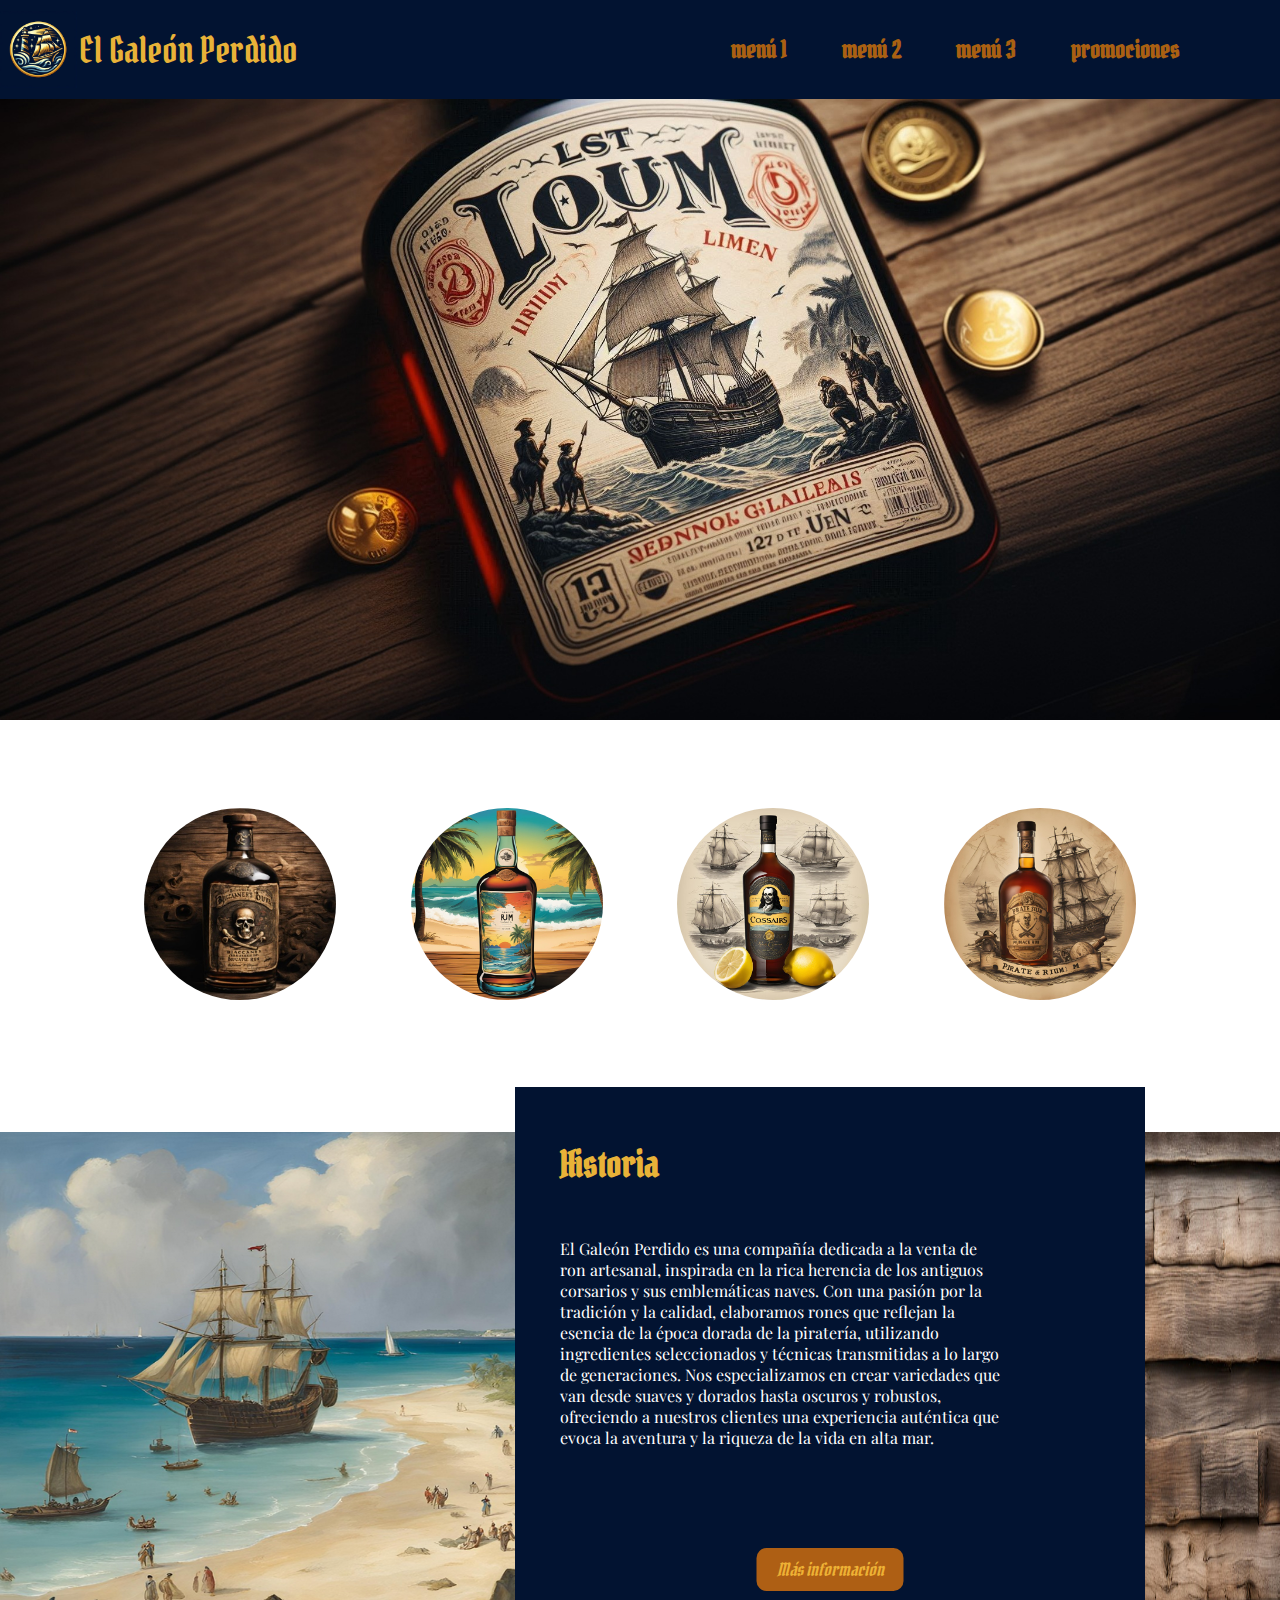
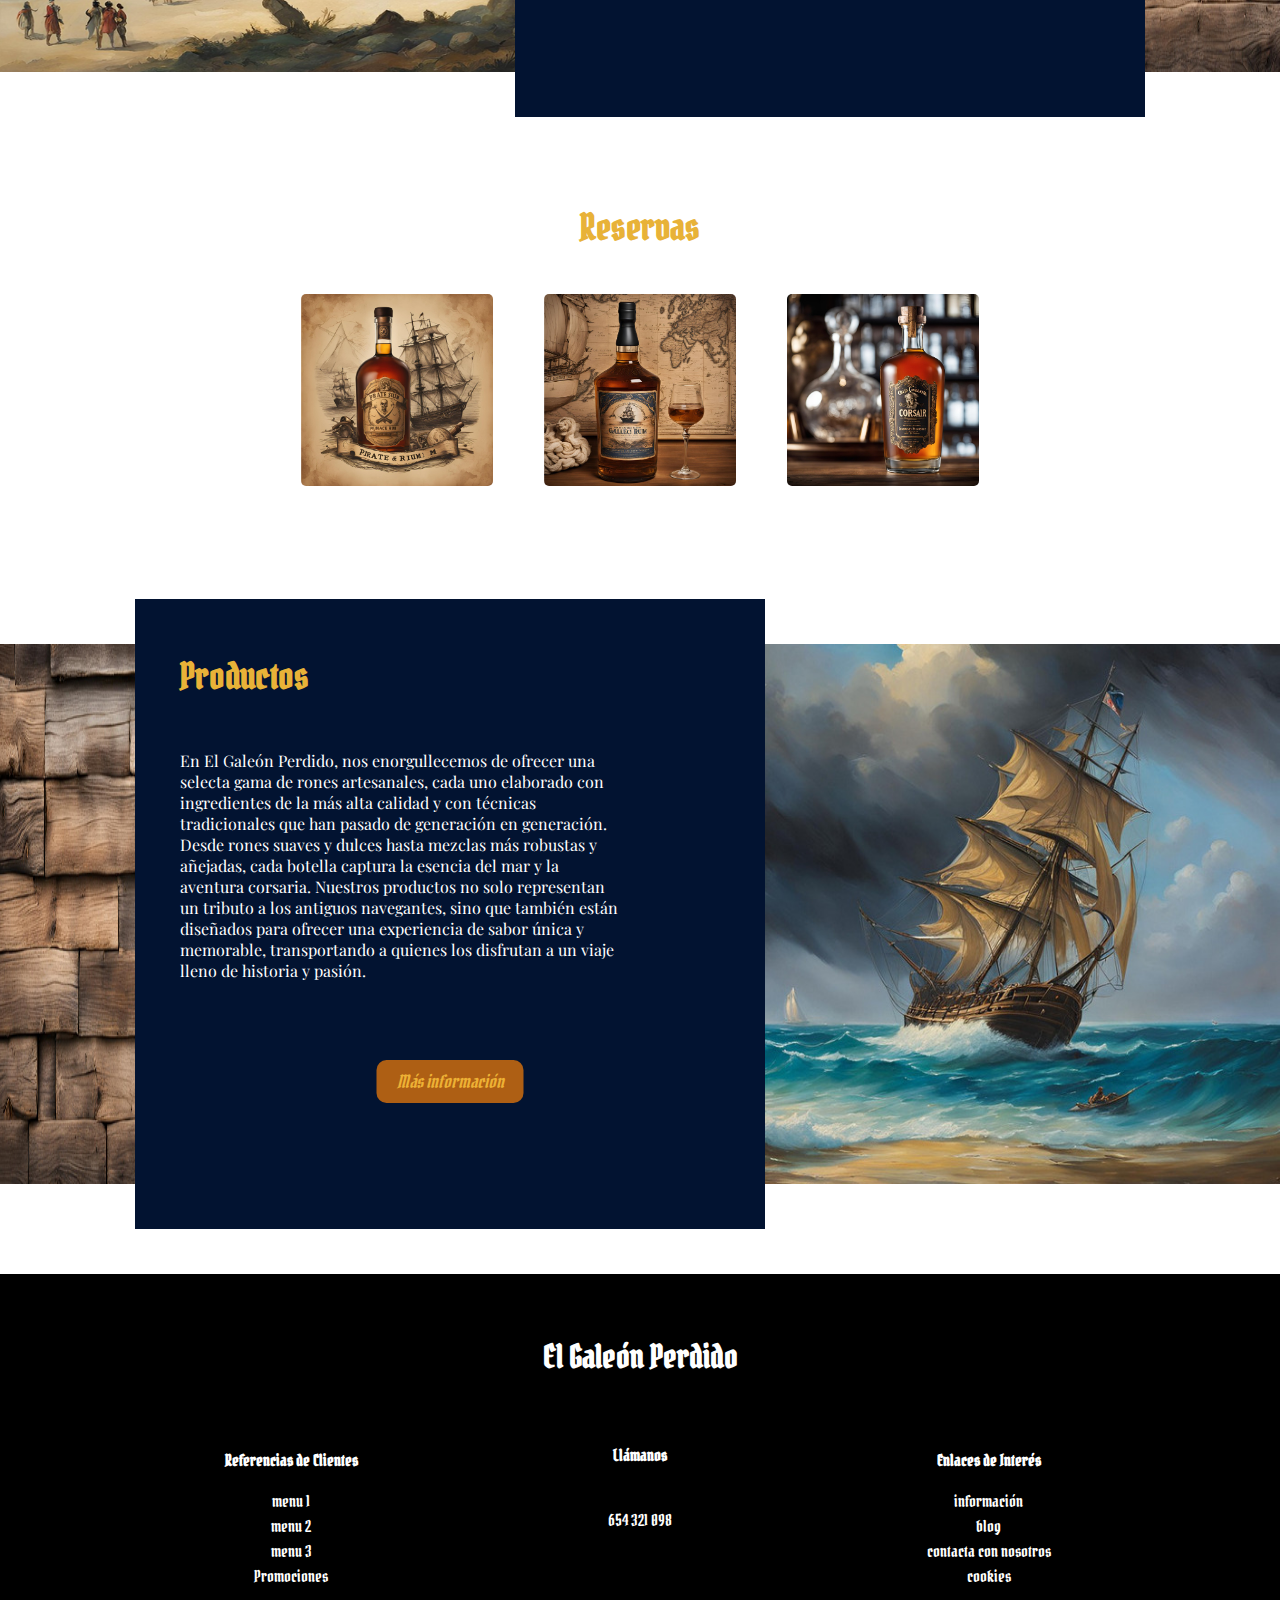
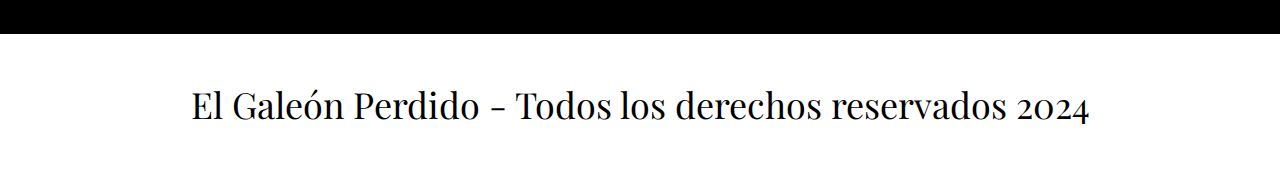
<file: index.html>
<!DOCTYPE html>
<html lang="es">
<head>
    <meta charset="UTF-8">
    <meta name="viewport" content="width=device-width, initial-scale=1.0">
    <title>El Galeón Perdido</title>
    <link rel="stylesheet" href="css/estilos.css">
    <link href="https://fonts.googleapis.com/css2?family=Pirata+One&display=swap" rel="stylesheet">
    <link href="https://fonts.googleapis.com/css2?family=Playfair+Display&display=swap" rel="stylesheet">


</head>
<body>
    <div id="cabecera">
		<img id="logo" src="img/logotipo.png" width="6%" >
        <p id="titulo2" >El Galeón Perdido</p>
        
        <div id="menu_h">
            <ul id="menu_horizontal">
                <li><a href="producto.html#producto1">menú 1</a></li>
                <li><a href="producto.html#producto2">menú 2</a></li>
                <li><a href="producto.html#producto3">menú 3</a></li>
                <li><a href="producto.html#titulo_promociones">promociones</a></li>
            </ul>
        </div>	
	</div>
    <img id="galeon" src="img/imagen.jpg" >

    <div id="presentacion_producto">
        <ul id="lista_imagenes">
            <li><a href="producto.html#producto1"><img src="img/bebida/bebida1.jpg" class="redondo"></a></li>
            <li><a href="producto.html#producto2"><img src="img/bebida/bebida4.jpg" class="redondo"></a></li>
            <li><a href="producto.html#producto3"><img src="img/bebida/bebida7.jpg" class="redondo"></a></li>
            <li><a href=""><img src="img/bebidaEspecial/bebidaEspecial1.jpg" class="redondo"></a></li>
        </ul>
    </div>

    <div id="rectangulo_gris1">
        <img id="imagen_rectangulo" src="img/foto2.png" >
        <div id="cuadrado1">
            <p id="titulo_cuadrado1">Historia</p>
            <p id="texto_inferior1">El Galeón Perdido es una compañía dedicada a la venta de ron artesanal, inspirada en la rica herencia de los antiguos corsarios y sus emblemáticas naves. Con una pasión por la tradición y la calidad,
                                    elaboramos rones que reflejan la esencia de la época dorada de la piratería, utilizando ingredientes seleccionados y técnicas transmitidas a lo largo de generaciones.
                                    Nos especializamos en crear variedades que van desde suaves y dorados hasta oscuros y robustos, ofreciendo a nuestros clientes una experiencia auténtica que evoca la aventura
                                    y la riqueza de la vida en alta mar.</p>
            <a href="informacion.html" id="mas_informacion">Más información</a>
        </div>
        <img id="imagen_vertical1" src="img/foto4.png" >
    </div>

    <div id="reservas_seccion">
        <h2 id="titulo_reservas">Reservas</h2>
        <ul id="lista_reservas">
            <li><a href="reservas.html"><img src="img/bebidaEspecial/bebidaEspecial1.jpg" ></a></li>
            <li><a href="reservas.html"><img src="img/bebidaEspecial/bebidaEspecial2.jpg" ></a></li>
            <li><a href="reservas.html"><img src="img/bebidaEspecial/bebidaEspecial3.jpg" ></a></li>
        </ul>
    </div>

    <div id="rectangulo_gris1">
        <img id="imagen_vertical2" src="img/foto4.png" >
        <div id="cuadrado2">
            <p id="titulo_cuadrado1">Productos</p>
            <p id="texto_inferior1">En El Galeón Perdido, nos enorgullecemos de ofrecer una selecta gama de rones artesanales, cada uno elaborado con ingredientes de la más alta
                                    calidad y con técnicas tradicionales que han pasado de generación en generación. Desde rones suaves y dulces hasta mezclas más robustas y añejadas, cada botella
                                    captura la esencia del mar y la aventura corsaria. Nuestros productos no solo representan un tributo a los antiguos navegantes, sino que también están diseñados
                                    para ofrecer una experiencia de sabor única y memorable, transportando a quienes los disfrutan a un viaje lleno de historia y pasión.</p>
            <a href="producto.html" id="mas_informacion">Más información</a>
        </div>
        <img id="imagen_rectangulo2" src="img/foto3.jpg" >
        
    </div>

    <div id="footer">
        <h4 id="titulo_footer">El Galeón Perdido</h4>
        <div id="referencias_clientes">
            <h4>Referencias de Clientes</h4>
            <ul>
                <li><a href="producto.html#producto1">menu 1</a></li>
                <li><a href="producto.html#producto2">menu 2</a></li>
                <li><a href="producto.html#producto3">menu 3</a></li>
                <li><a href="producto.html#titulo_promociones">Promociones</a></li>
            </ul>
        </div>
        <div id="contacto">
            <h4>Llámanos</h4>
            <p>654 321 098</p>
        </div>
        <div id="enlaces_interes">
            <h4>Enlaces de Interés</h4>
            <ul>
                <li><a href="informacion.html">información</a></li>
                <li><a href="">blog</a></li>
                <li><a href="">contacta con nosotros</a></li>
                <li><a href="">cookies</a></li>
            </ul>
        </div>
    </div>
    
    <div id="copyright">
        <p>El Galeón Perdido - Todos los derechos reservados 2024</p>
    </div>
    

</body>
</html>
</file>
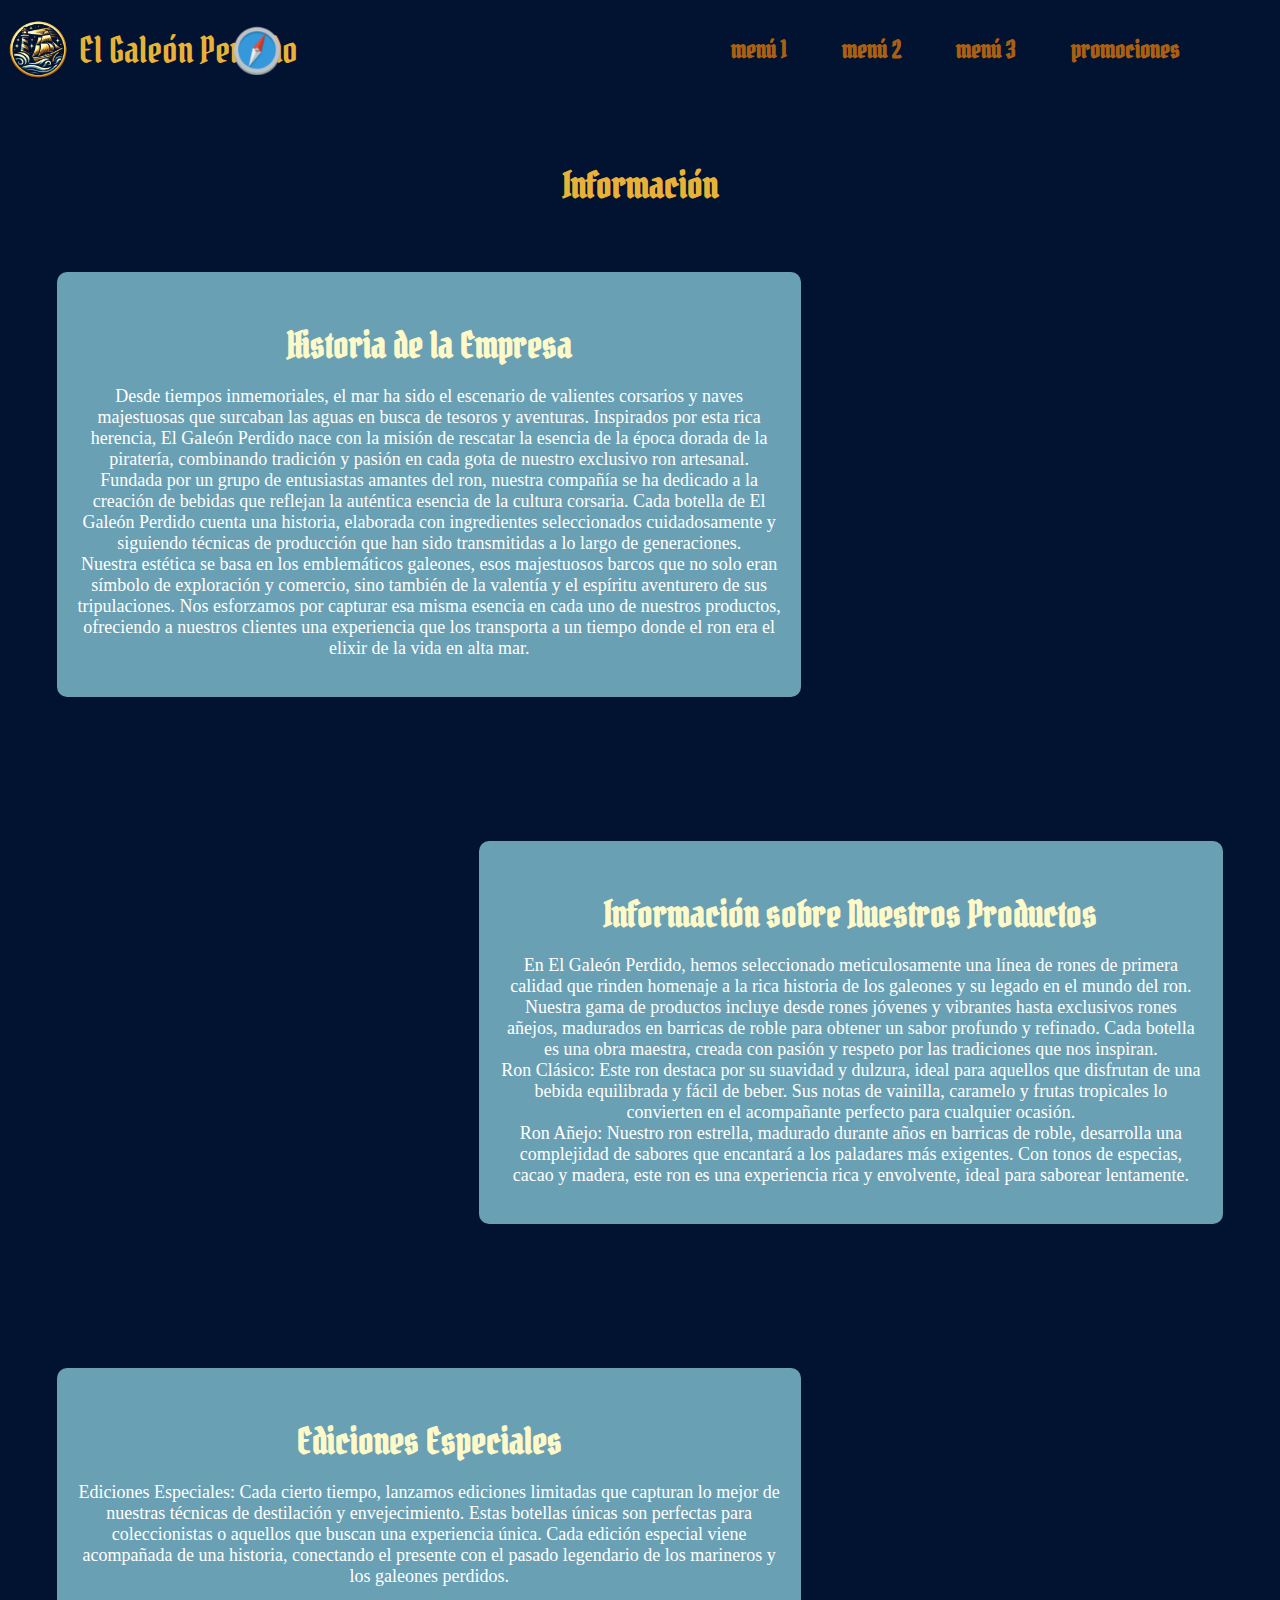
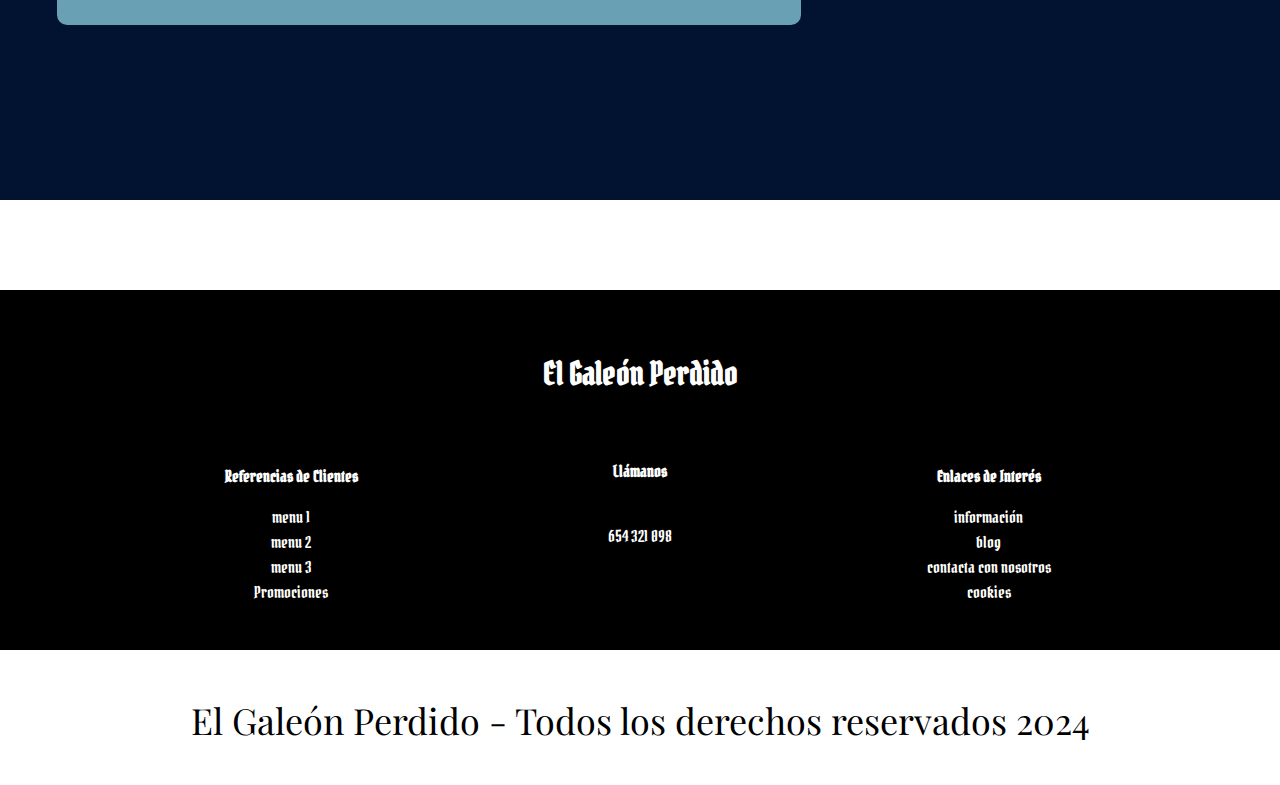
<file: informacion.html>
<!DOCTYPE html>
<html lang="es">
<head>
    <meta charset="UTF-8">
    <meta name="viewport" content="width=device-width, initial-scale=1.0">
    <title>El Galeón Perdido</title>
    <link rel="stylesheet" href="css/estilos.css">
    <link href="https://fonts.googleapis.com/css2?family=Pirata+One&display=swap" rel="stylesheet">
    <link href="https://fonts.googleapis.com/css2?family=Playfair+Display&display=swap" rel="stylesheet">
</head>
<body>
    <div id="cabecera">
		<img id="logo" src="img/logotipo.png" width="6%" >
        <p id="titulo2" >El Galeón Perdido</p>
        
        <a href="index.html" id="brujula">
            <img src="img/brujula.webp" alt="Brújula" width="50">
            <span id="texto_brujula">¿Volvemos a casa?</span>
        </a>

        <div id="menu_h">
            <ul id="menu_horizontal">
                <li><a href="producto.html#producto1">menú 1</a></li>
                <li><a href="producto.html#producto2">menú 2</a></li>
                <li><a href="producto.html#producto3">menú 3</a></li>
                <li><a href="producto.html#titulo_promociones">promociones</a></li>

            </ul>
        </div>	
	</div>

    <div id="pagina_informacion">
        <h2 id="titulo_reservas">Información</h2> 
        <div class="info_rectangulo izquierda" id="historia_empresa">
            <h2>Historia de la Empresa</h2>
            <p>Desde tiempos inmemoriales, el mar ha sido el escenario de valientes corsarios y naves majestuosas que surcaban las aguas en busca de tesoros y aventuras. Inspirados por esta rica herencia, El Galeón Perdido nace con la misión de rescatar la esencia de la época dorada de la piratería, combinando tradición y pasión en cada gota de nuestro exclusivo ron artesanal.<br>

                Fundada por un grupo de entusiastas amantes del ron, nuestra compañía se ha dedicado a la creación de bebidas que reflejan la auténtica esencia de la cultura corsaria. Cada botella de El Galeón Perdido cuenta una historia, elaborada con ingredientes seleccionados cuidadosamente y siguiendo técnicas de producción que han sido transmitidas a lo largo de generaciones.<br>
                
                Nuestra estética se basa en los emblemáticos galeones, esos majestuosos barcos que no solo eran símbolo de exploración y comercio, sino también de la valentía y el espíritu aventurero de sus tripulaciones. Nos esforzamos por capturar esa misma esencia en cada uno de nuestros productos, ofreciendo a nuestros clientes una experiencia que los transporta a un tiempo donde el ron era el elixir de la vida en alta mar.</p>
        </div>
        <div class="info_rectangulo derecha" id="informacion_productos">
            <h2>Información sobre Nuestros Productos</h2>
            <p>En El Galeón Perdido, hemos seleccionado meticulosamente una línea de rones de primera calidad que rinden homenaje a la rica historia de los galeones y su legado en el mundo del ron. Nuestra gama de productos incluye desde rones jóvenes y vibrantes hasta exclusivos rones añejos, madurados en barricas de roble para obtener un sabor profundo y refinado. Cada botella es una obra maestra, creada con pasión y respeto por las tradiciones que nos inspiran.<br>

                Ron Clásico: Este ron destaca por su suavidad y dulzura, ideal para aquellos que disfrutan de una bebida equilibrada y fácil de beber. Sus notas de vainilla, caramelo y frutas tropicales lo convierten en el acompañante perfecto para cualquier ocasión.<br>
                
                Ron Añejo: Nuestro ron estrella, madurado durante años en barricas de roble, desarrolla una complejidad de sabores que encantará a los paladares más exigentes. Con tonos de especias, cacao y madera, este ron es una experiencia rica y envolvente, ideal para saborear lentamente.</p>
        </div>
        <div class="info_rectangulo izquierda" id="ediciones_especiales">
            <h2>Ediciones Especiales</h2>
            <p>Ediciones Especiales: Cada cierto tiempo, lanzamos ediciones limitadas que capturan lo mejor de nuestras técnicas de destilación y envejecimiento. Estas botellas únicas son perfectas para coleccionistas o aquellos que buscan una experiencia única. Cada edición especial viene acompañada de una historia, conectando el presente con el pasado legendario de los marineros y los galeones perdidos.

            </p>
        </div>
    </div>
    
    <div id="footer">
        <h4 id="titulo_footer">El Galeón Perdido</h4>
        <div id="referencias_clientes">
            <h4>Referencias de Clientes</h4>
            <ul>
                <li><a href="producto.html#producto1">menu 1</a></li>
                <li><a href="producto.html#producto2">menu 2</a></li>
                <li><a href="producto.html#producto3">menu 3</a></li>
                <li><a href="producto.html#titulo_promociones">Promociones</a></li>
            </ul>
        </div>
        <div id="contacto">
            <h4>Llámanos</h4>
            <p>654 321 098</p>
        </div>
        <div id="enlaces_interes">
            <h4>Enlaces de Interés</h4>
            <ul>
                <li><a href="informacion.html">información</a></li>
                <li><a href="">blog</a></li>
                <li><a href="">contacta con nosotros</a></li>
                <li><a href="">cookies</a></li>
            </ul>
        </div>
    </div>
    
    <div id="copyright">
        <p>El Galeón Perdido - Todos los derechos reservados 2024</p>
    </div>



</body>
</html>
</file>
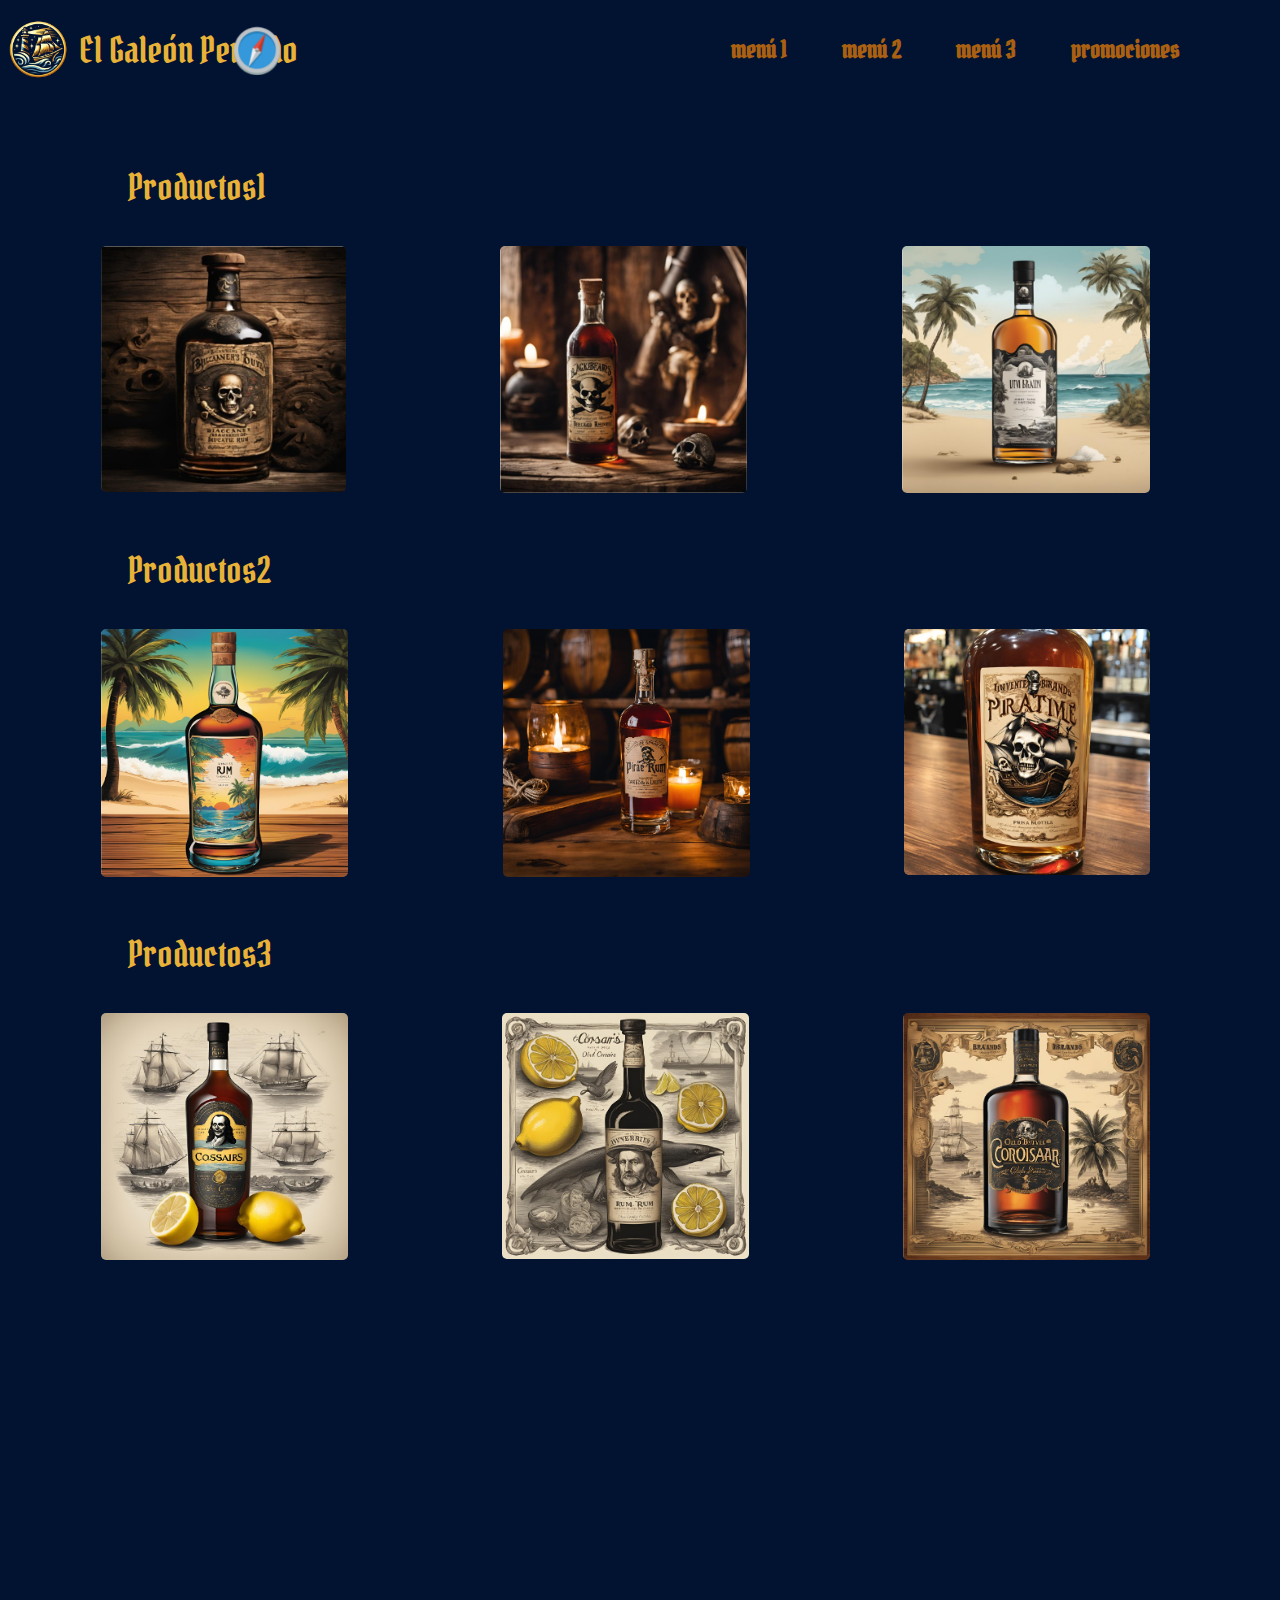
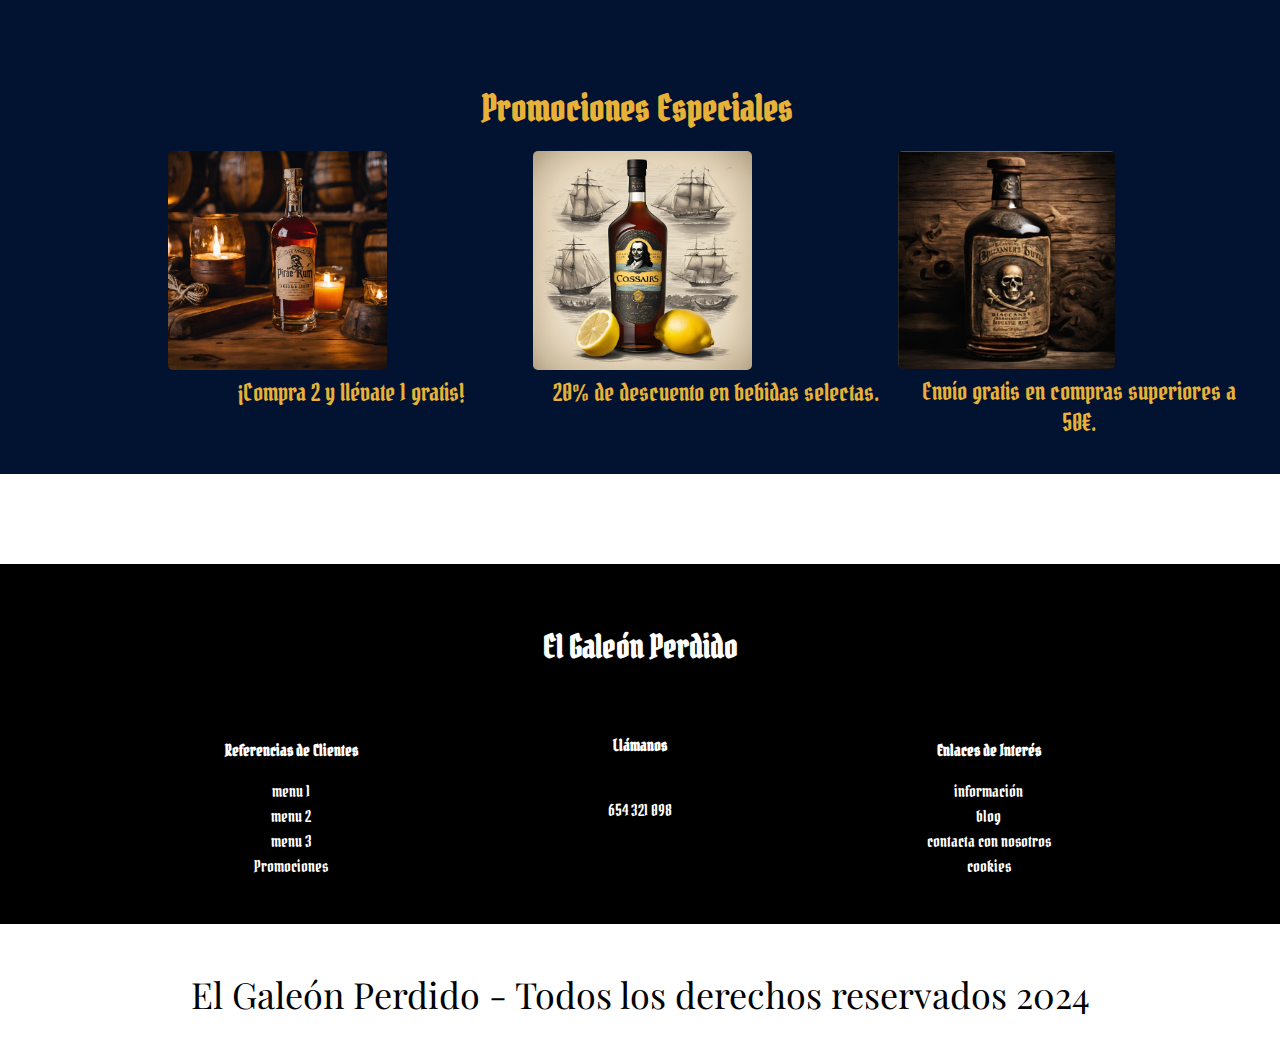
<file: producto.html>
<!DOCTYPE html>
<html lang="es">
<head>
    <meta charset="UTF-8">
    <meta name="viewport" content="width=device-width, initial-scale=1.0">
    <title>El Galeón Perdido</title>
    <link rel="stylesheet" href="css/estilos.css">
    <link href="https://fonts.googleapis.com/css2?family=Pirata+One&display=swap" rel="stylesheet">
    <link href="https://fonts.googleapis.com/css2?family=Playfair+Display&display=swap" rel="stylesheet">
</head>
<body>
    <div id="cabecera">
		<img id="logo" src="img/logotipo.png" width="6%" >
        <p id="titulo2" >El Galeón Perdido</p>
        
        <a href="index.html" id="brujula">
            <img src="img/brujula.webp" alt="Brújula" width="50">
            <span id="texto_brujula">¿Volvemos a casa?</span>
        </a>

        <div id="menu_h">
            <ul id="menu_horizontal">
                <li><a href="#producto1">menú 1</a></li>
                <li><a href="#producto2">menú 2</a></li>
                <li><a href="#producto3">menú 3</a></li>
                <li><a href="producto.html#titulo_promociones">promociones</a></li>

            </ul>
        </div>	
	</div>

    <div id="pagina_producto">
        <div class="productos" id="producto1"> 
            <p id="productos_titulo">Productos1</p>
            <ul class="lista_productos">
                <li><a href=""><img src="img/bebida/bebida1.jpg" alt="Producto 1"></a></li>
                <li><a href=""><img src="img/bebida/bebida2.jpg" alt="Producto 2"></a></li>
                <li><a href=""><img src="img/bebida/bebida3.jpg" alt="Producto 3"></a></li>
            </ul>
        </div>
        <div class="productos" id="producto2"> 
            <p id="productos2_titulo">Productos2</p>
            <ul class="lista_productos">
                <li><a href=""><img src="img/bebida/bebida4.jpg" alt="Producto 4"></a></li>
                <li><a href=""><img src="img/bebida/bebida5.jpg" alt="Producto 5"></a></li>
                <li><a href=""><img src="img/bebida/bebida6.jpg" alt="Producto 6"></a></li>
            </ul>
        </div>
        <div class="productos" id="producto3"> 
            <p id="productos3_titulo">Productos3</p>
            <ul class="lista_productos">
                <li><a href=""><img src="img/bebida/bebida7.jpg" alt="Producto 7"></a></li>
                <li><a href=""><img src="img/bebida/bebida8.jpg" alt="Producto 8"></a></li>
                <li><a href=""><img src="img/bebida/bebida9.jpg" alt="Producto 9"></a></li>
            </ul>
        </div>
    </div>


    <div class="promociones">
        <h2 id="titulo_promociones">Promociones Especiales</h2>
        <ul class="lista_promociones">
            <li>
                <a href=""><img src="img/bebida/bebida5.jpg" alt="Promoción 1"></a>
                <p>¡Compra 2 y llévate 1 gratis!</p>
            </li>
            <li>
                <a href=""><img src="img/bebida/bebida7.jpg" alt="Promoción 2"></a>
                <p>20% de descuento en bebidas selectas.</p>
            </li>
            <li>
                <a href=""><img src="img/bebida/bebida1.jpg" alt="Promoción 3"></a>
                <p>Envío gratis en compras superiores a 50€.</p>
            </li>
        </ul>
    </div>
    


    <div id="footer">
        <h4 id="titulo_footer">El Galeón Perdido</h4>
        <div id="referencias_clientes">
            <h4>Referencias de Clientes</h4>
            <ul>
                <li><a href="producto.html#producto1">menu 1</a></li>
                <li><a href="producto.html#producto2">menu 2</a></li>
                <li><a href="producto.html#producto3">menu 3</a></li>
                <li><a href="producto.html#titulo_promociones">Promociones</a></li>
            </ul>
        </div>
        <div id="contacto">
            <h4>Llámanos</h4>
            <p>654 321 098</p>
        </div>
        <div id="enlaces_interes">
            <h4>Enlaces de Interés</h4>
            <ul>
                <li><a href="informacion.html">información</a></li>
                <li><a href="">blog</a></li>
                <li><a href="">contacta con nosotros</a></li>
                <li><a href="">cookies</a></li>
            </ul>
        </div>
    </div>
    
    <div id="copyright">
        <p>El Galeón Perdido - Todos los derechos reservados 2024</p>
    </div>

</body>
</html>
</file>
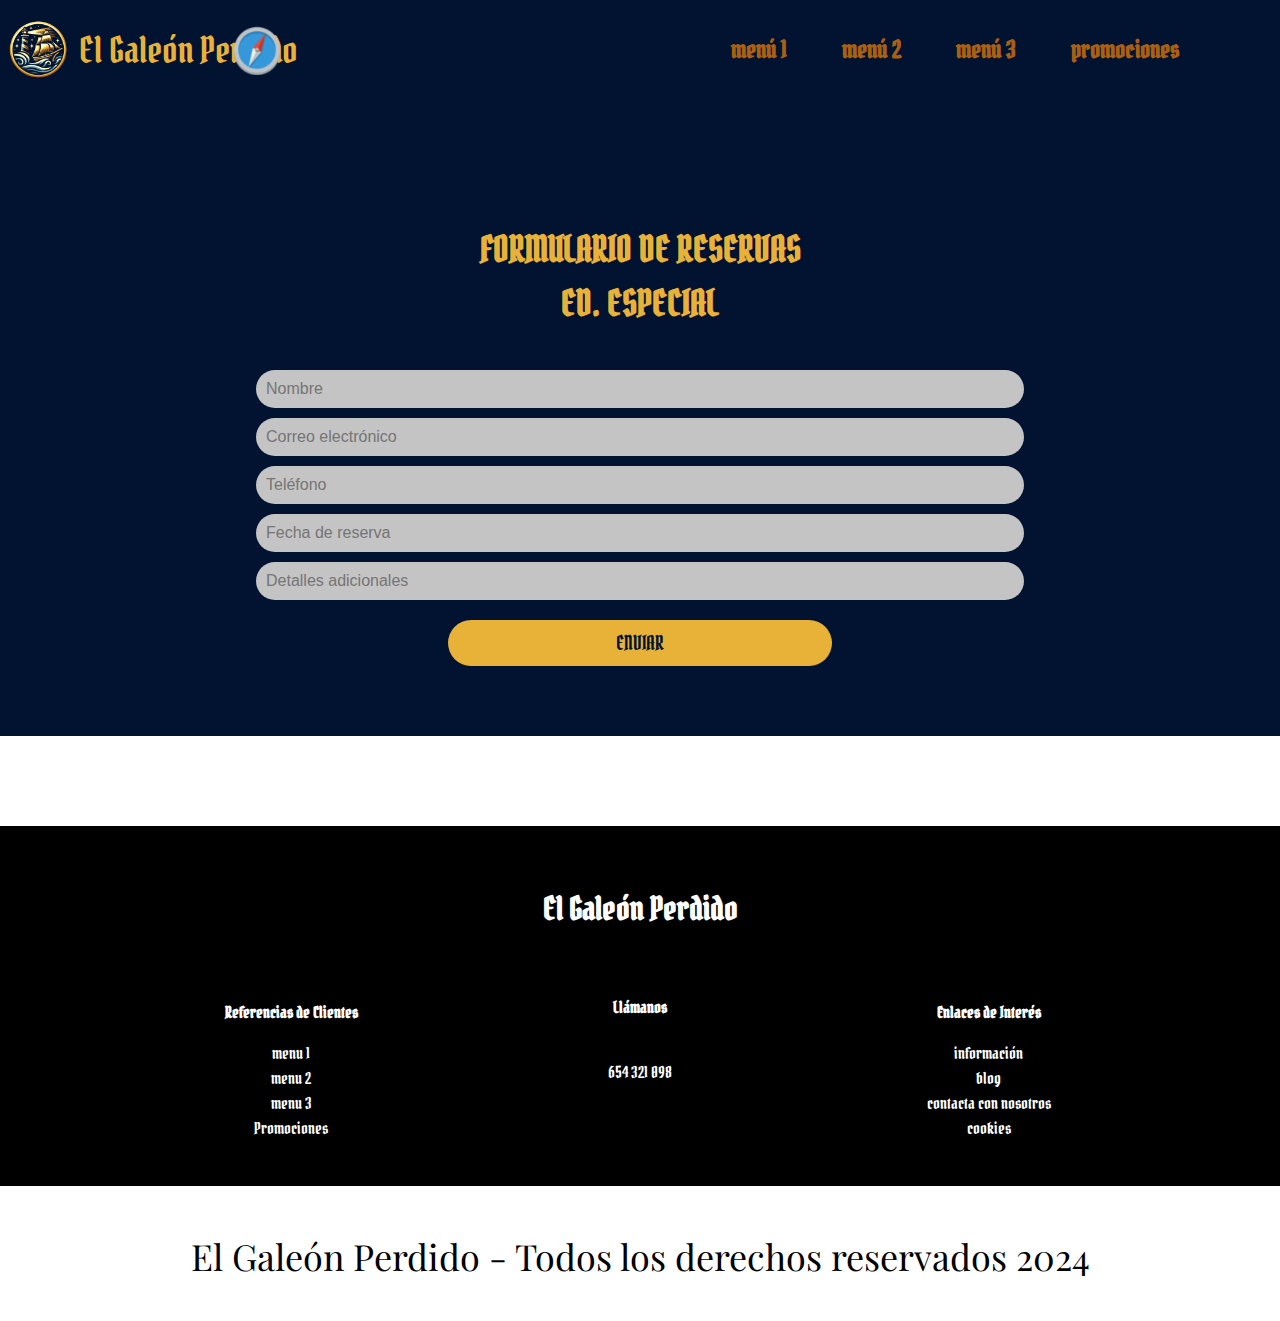
<file: reservas.html>
<!DOCTYPE html>
<html lang="es">
<head>
    <meta charset="UTF-8">
    <meta name="viewport" content="width=device-width, initial-scale=1.0">
    <title>El Galeón Perdido</title>
    <link rel="stylesheet" href="css/estilos.css">
    <link href="https://fonts.googleapis.com/css2?family=Pirata+One&display=swap" rel="stylesheet">
    <link href="https://fonts.googleapis.com/css2?family=Playfair+Display&display=swap" rel="stylesheet">
</head>
<body>

    <div id="cabecera">
		<img id="logo" src="img/logotipo.png" width="6%" >
        <p id="titulo2" >El Galeón Perdido</p>
        
        <a href="index.html" id="brujula">
            <img src="img/brujula.webp" alt="Brújula" width="50">
            <span id="texto_brujula">¿Volvemos a casa?</span>
        </a>

        <div id="menu_h">
            <ul id="menu_horizontal">
                <li><a href="producto.html#producto1">menú 1</a></li>
                <li><a href="producto.html#producto2">menú 2</a></li>
                <li><a href="producto.html#producto3">menú 3</a></li>
                <li><a href="producto.html#titulo_promociones">promociones</a></li>

            </ul>
        </div>	
	</div>

    <div id="formulario_reservas">
        <h2 id="titulo_reservas">FORMULARIO DE RESERVAS <br> ED. ESPECIAL</h2>
        <form>
            <input type="text" placeholder="Nombre" class="input_reserva">
            <input type="text" placeholder="Correo electrónico" class="input_reserva">
            <input type="text" placeholder="Teléfono" class="input_reserva">
            <input type="text" placeholder="Fecha de reserva" class="input_reserva">
            <input type="text" placeholder="Detalles adicionales" class="input_reserva">
            <button id="boton_enviar" >ENVIAR</button>
        </form>
    </div>

    <div id="footer">
        <h4 id="titulo_footer">El Galeón Perdido</h4>
        <div id="referencias_clientes">
            <h4>Referencias de Clientes</h4>
            <ul>
                <li><a href="producto.html#producto1">menu 1</a></li>
                <li><a href="producto.html#producto2">menu 2</a></li>
                <li><a href="producto.html#producto3">menu 3</a></li>
                <li><a href="producto.html#titulo_promociones">Promociones</a></li>
            </ul>
        </div>
        <div id="contacto">
            <h4>Llámanos</h4>
            <p>654 321 098</p>
        </div>
        <div id="enlaces_interes">
            <h4>Enlaces de Interés</h4>
            <ul>
                <li><a href="informacion.html">información</a></li>
                <li><a href="">blog</a></li>
                <li><a href="">contacta con nosotros</a></li>
                <li><a href="">cookies</a></li>
            </ul>
        </div>
    </div>
    
    <div id="copyright">
        <p>El Galeón Perdido - Todos los derechos reservados 2024</p>
    </div>

    

</body>
</html>
</file>
<file: css/estilos.css>
html { box-sizing: border-box; }

*, *:before, *:after { box-sizing: inherit; }

html , body {box-sizing: border-box;}

body { margin: 0; padding: 0; background-color: rgb(255, 255, 255); }

/* Cabezera */

div#cabecera {
    overflow: hidden;
    width: 100%; height: 11%; 
    background-color: #021331 ;
    position: fixed;
    align-items: center;
    justify-content: space-between;
    display: flex;
    z-index: 1000; /* Para asegurar que la cabezera queda por encima*/
 }
img#logo { text-align: center; float: left ; margin-right: 2px;}

p#titulo2 { color: #e8b238; font-size: 36px; font-family: 'Pirata One' , sans-serif ; flex: auto; }

/* Brujula */

#brujula {
    position: fixed;
    display: inline-block;
    margin-left: 20px;
    vertical-align: middle;
    right: 78%;
}

#brujula img {
    vertical-align: middle;
}

#texto_brujula {
    display: none;
    position: absolute;
    color: #ffffff;
    padding: 5px;
    border-radius: 5px;
    left: 100%;
    top: 50%;
    transform: translateY(-50%);
    white-space: nowrap;
    z-index: 100;
}

#brujula:hover #texto_brujula {
    display: block;
}



/* Fin Brujula*/

/* menu_horizontal */

div#menu_h {
    overflow: auto;
    text-align: center; }
    

ul#menu_horizontal { 
    font-family: 'Pirata One';
    font-size: 24px; 
    font-weight: bold;
    padding-right: 75px;
     }

ul#menu_horizontal li {
    margin: 25px; 
    list-style-type: none;
    display: inline-block; }

    
ul#menu_horizontal li a:link, 
ul#menu_horizontal li a:visited { 
    text-decoration: none;
    color: #a96012;  }
      
ul#menu_horizontal li a:hover { 
    color: #e8b238; }

/* Fin menu_horizontal */

/* Fin Cabezera */


img#galeon { width: 100%; margin-bottom: 5%;} /* Imagen grande */

/* Esferas */

div#presentacion_producto {
    margin: 20px;
}

#lista_imagenes {
    display: flex;            
    justify-content: center;
    padding: 0%;
    list-style: none;
}

#lista_imagenes li {
    margin: 0 3%;
}

.redondo {
    border-radius: 50%;           
    transition: transform 1s;
    width: 15vw;
    height: 15vw; 
}

.redondo:hover { transform: scale(1.6); }


/* Fin Esferas */

/* Historia */

#rectangulo_gris1{
    background-color: #d7d7d7;
    width: 100%;
    height: 60vh;
    margin-top: 10%;
    position: relative;
}

#imagen_rectangulo{
    width: 75%;
    height: 60vh;
}

#imagen_rectangulo2{
    width: 75%;
    height: 60vh;
    float: right;
}

#imagen_vertical1{
    width: 20%;
    height: 60vh;
    float: right;
}

#imagen_vertical2{
    width: 20%;
    height: 60vh;
    float: left;
}

#cuadrado1 {
    background-color: #021331; 
    width:  70vh;               
    height: 70vh;              
    position: absolute;        
    right: 15vh;               
    top: -5vh;                
}

#titulo_cuadrado1 {
    font-size: 36px;                
    color: #e8b238;               
    font-family: 'Pirata One';      
    font-weight: bold;             
    position: absolute;             
    left: 5vh;
    top: 2vh;                     
}

#texto_inferior1 {
    color: #ffffff;
    font-size: 16px;                     
    font-family: 'Playfair Display', serif;
    position: absolute;      
    top: 15vh;
    left: 5vh;
    width: 70%;                    
}

#mas_informacion {
    background-color: #ae5f14; 
    color: #edb135; 
    font-size: 18px; 
    font-family: 'Pirata One'; 
    font-style: italic; 
    border: none; 
    border-radius: 10px; 
    padding: 10px 20px;  
    position: absolute; 
    left: 50%; 
    transform: translateX(-50%); 
    margin-top: 10px; 
    bottom: 20%;
    text-decoration: none;
}

/* Agregar un efecto al pasar el ratón */
#mas_informacion:hover {
    background-color: #021331; /* Color de fondo al pasar el ratón */
    color: #edb135; /* Color del texto al pasar el ratón */
}


/* Fin Historia */


/* Img Reserva */

#reservas_seccion {
    margin-top: 10%; 
    text-align: center; 
    margin-bottom: 12%;
}

#titulo_reservas {
    font-family: 'Pirata One'; 
    font-size: 32px;
    color: #e8b238; 
    margin-bottom: 20px; 
}

#lista_reservas {
    list-style: none;
    display: flex;
    justify-content: center;
    padding: 0;
}

#lista_reservas li {
    margin: 0 2%; 
}

#lista_reservas img {
    width: 15vw; 
    height: 15vw;
    border-radius: 5px; 
    transition: transform 1s; 
}

#lista_reservas img:hover {
    transform: scale(1.1); 
    cursor: pointer; 
}
/* Fin Img Reserva */

/* zona Producto */

#cuadrado2 {                    /* Aprovecho lo de historia */ 
    background-color: #021331; 
    width:  70vh;               
    height: 70vh;              
    position: absolute;        
    left: 15vh;               
    top: -5vh;              
}

/* Fin zona producto */

/*  Footer */

#footer {
    background-color: #000000;
    color: white;
    padding: 20px 5%;
    font-family: 'Pirata One';
    margin-top: 10vh;
    height: 40vh;
    position: relative;
    text-align: center;
}

#titulo_footer {
    margin-bottom: 7.5vh;
    font-size: 32px;
}

#referencias_clientes,
#contacto,
#enlaces_interes {
    display: inline-block;
    width: 30%;
    vertical-align: top;
}

#referencias_clientes h4,
#enlaces_interes h4 {
    margin: 0;
    padding: 5px 0;
}

#contacto h4 {
    margin: 0;
}

#contacto p {
    margin-top: 5vh;
}

#referencias_clientes ul,
#enlaces_interes ul {
    list-style-type: none;
    padding: 0;
}

#referencias_clientes ul li,
#enlaces_interes ul li {
    margin-bottom: 5px;
}

#referencias_clientes ul li a,
#enlaces_interes ul li a {
    color: white;
    text-decoration: none;
}

#referencias_clientes ul li a:hover,
#enlaces_interes ul li a:hover {
    color: #e8b238;
}


#copyright {
    text-align: center;
    font-family: 'Playfair Display', serif;
    background-color: #ffffff;
    color: #000000;
    padding: 10px 0;
    font-size: 36px;
    height: 15vh;
    position: relative;
    margin-top: auto;
}

/* Fin Footer */






/* Pagina Producto */ 

#pagina_producto {
    background-color: #021331;
    width: 100%;
    height: 185vh;
    padding-top: 10%; 
}

.productos {
    margin-bottom: 50px; 
}

.lista_productos {
    display: flex;
    justify-content: center;
    list-style: none;
    padding-left: 6%;
}

.lista_productos li {
    margin: 0 2%;
}

.lista_productos img {
    width: 70%; 
    height: auto; 
    border-radius: 5px;
    object-fit: cover; 
    transition: transform 1s;
}

.lista_productos img:hover {
    transform: scale(1.1);
}

#productos_titulo, #productos2_titulo, #productos3_titulo {
    color: #e8b238;
    font-family: 'Pirata One', sans-serif;
    font-size: 36px;
    text-align: left;
    margin-left: 10%;
}

.promociones {
    background-color: #021331;
    padding: 20px; 
    padding-left: 10%;
}

#titulo_promociones {
    color: #e8b238; 
    font-family: 'Pirata One', sans-serif;
    font-size: 36px;
    text-align: center;
    margin: 0 auto;
    margin-bottom: 20px;
    margin-right: 10%;
}

.lista_promociones {
    display: flex;
    justify-content: center; 
    list-style: none;
    
}


.lista_promociones li {
    color: #e8b238; 
    font-family: 'Pirata One', sans-serif;
    font-size: 24px;
    
}

.lista_promociones p {
    margin: 0 15px; 
    text-align: center; 
}

.lista_promociones img {
    width: 60%;
    height: auto; 
    border-radius: 5px;
    
}



/* Fin Pagina Producto */





/* Pagina Reserva*/


#formulario_reservas {
    background-color: #021331;
    padding: 50px 0; 
    text-align: center;
    padding-top: 15%;
}

#titulo_reservas {
    color: #e8b238;
    font-family: 'Pirata One', sans-serif;
    font-size: 36px;
    margin-bottom: 40px; 
    text-align: center;
    line-height: 1.5;
}

.input_reserva {
    display: block;
    width: 60%; 
    margin: 10px auto; 
    padding: 10px;
    border: none;
    border-radius: 25px;
    background-color: #c4c4c4; 
    font-size: 16px;
}

#boton_enviar {
    display: block;
    width: 30%; 
    margin: 20px auto;
    padding: 10px;
    background-color: #e8b238;
    color: #021331; 
    border: none;
    border-radius: 25px;
    font-family: 'Pirata One', sans-serif;
    font-size: 20px;
    cursor: pointer;
}

#boton_enviar:hover {
    background-color: #d9a431; 
}

/* Fin Pagina Reserva*/

/* Pagina informacion */

#pagina_informacion {
    background-color: #021331;
    padding: 20px;
    text-align: center;
    padding-top: 10%;
    height: 200vh;
}

.info_rectangulo  {
    background-color: #69a0b4;
    border-radius: 10px; 
    padding: 20px;
    margin: 20px auto; 
    width: 60%; 
    color: #fdf9c9;
    margin-bottom: 10%;
}

.info_rectangulo h2 {
    font-family: 'Pirata One', sans-serif;
    font-size: 36px; 
    margin-bottom: 10px; 
}

.info_rectangulo p {
    font-size: 18px; 
    color: #ffffff;
}

.izquierda {
    float: left;
    margin-left: 3%;
    clear: both;
}


.derecha {
    float: right;
    margin-right: 3%;
    clear: both;
}


/* Fin Pagina informacion */
</file>
